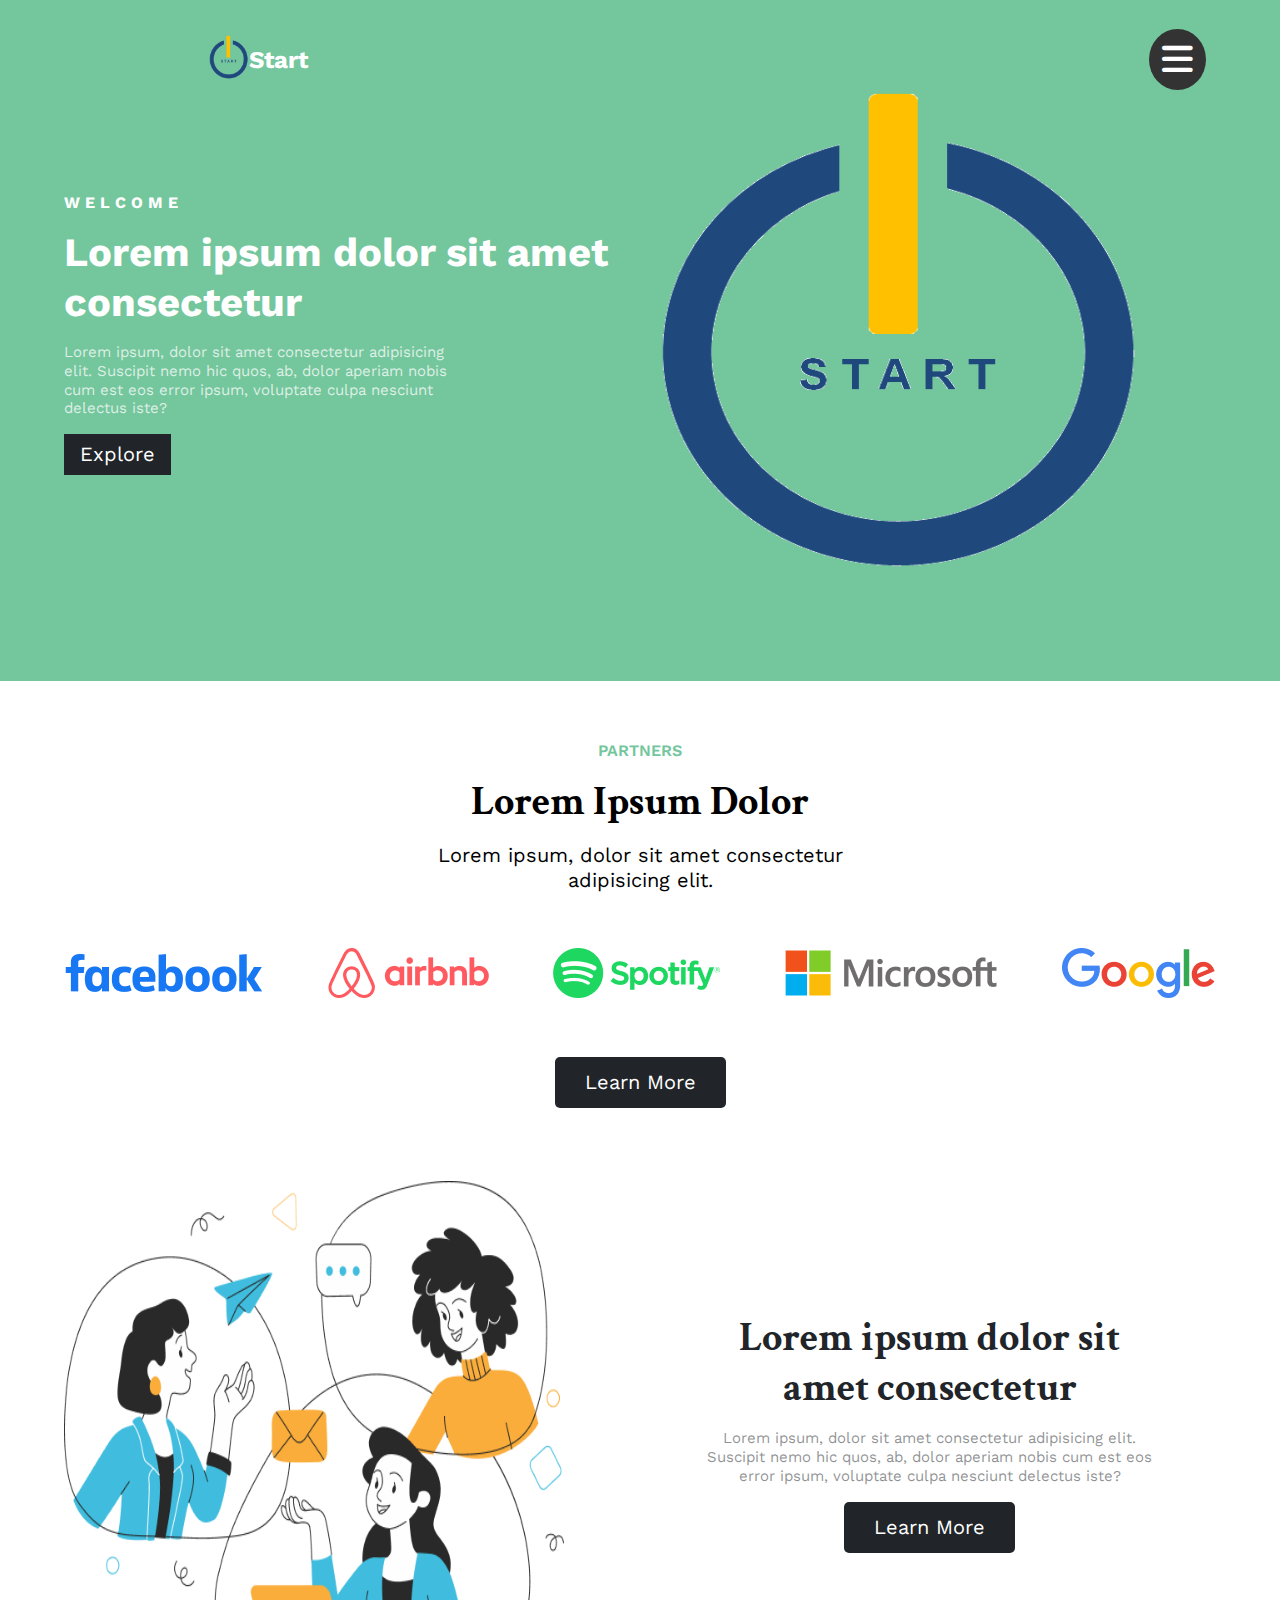
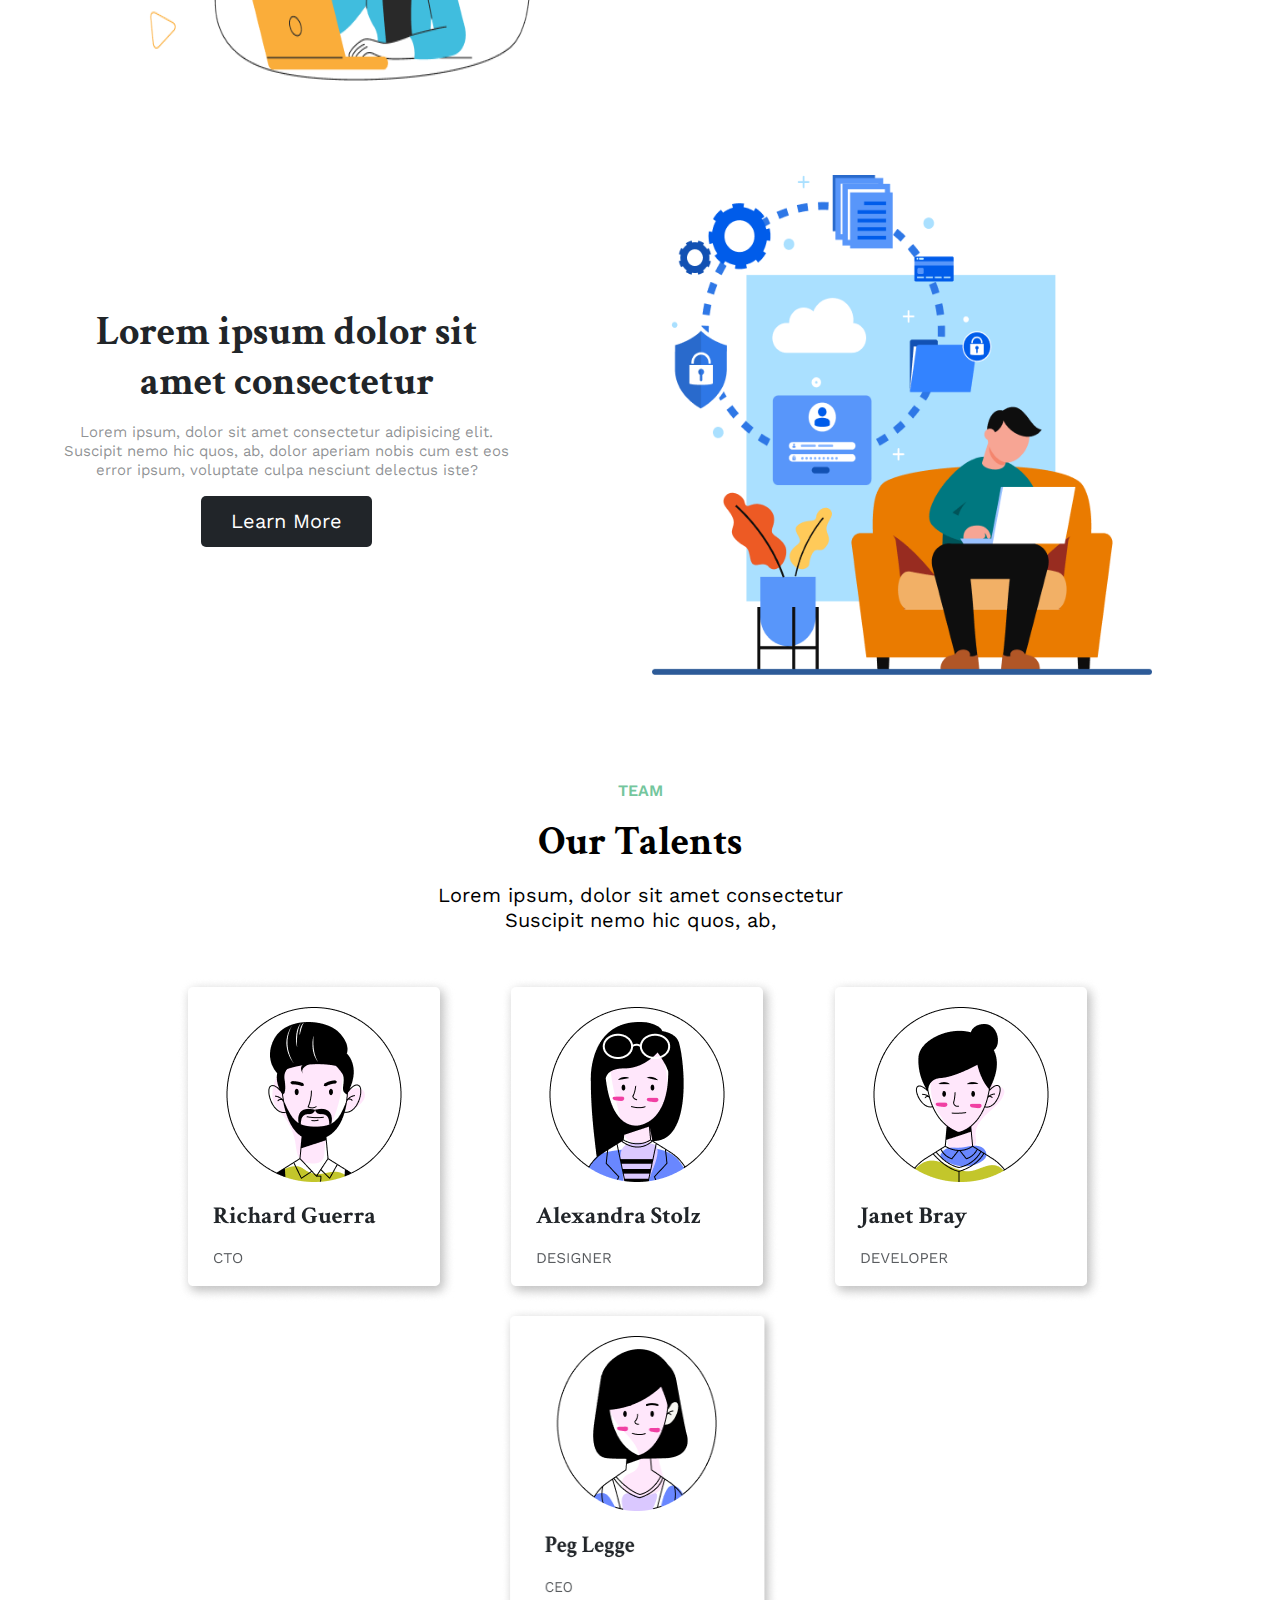
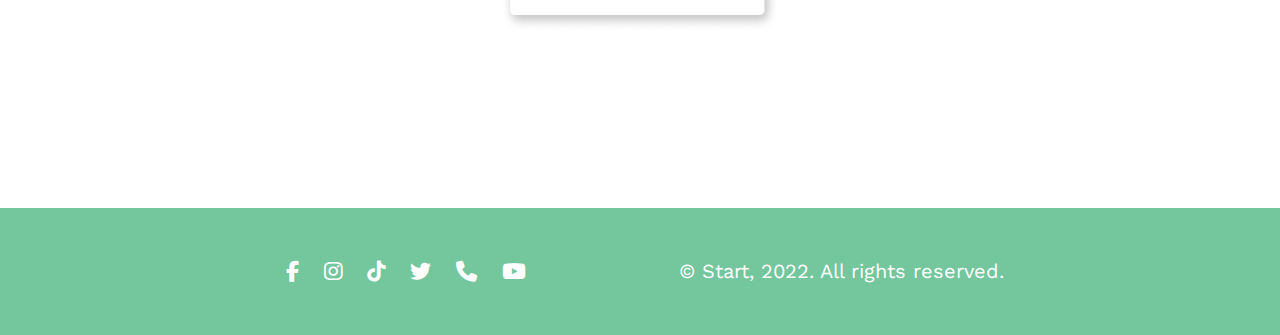
<file: index.html>
<!DOCTYPE html>
<html lang="en">

<head>
    <meta charset="UTF-8">
    <meta http-equiv="X-UA-Compatible" content="IE=edge">
    <meta name="viewport" content="width=device-width, initial-scale=1.0">
    <link rel="stylesheet" href="https://cdnjs.cloudflare.com/ajax/libs/font-awesome/6.0.0/css/all.min.css">
    <link rel="stylesheet" href="https://cdnjs.cloudflare.com/ajax/libs/font-awesome/6.2.1/css/all.min.css">
    <link rel="stylesheet" href="style/style.scss">
    <link rel="stylesheet" href="style/style.css">
    <link rel="stylesheet" href="style/responsive-main.css">
    <title>Web Startup</title>

</head>

<body>
    <div class="wapper">
        <div class="header">
            <div class="header__top flex">
                <i  class="fa-solid fa-bars" id="menu--btn"></i>
                <div class="header__logo flex">
                    <div class="header__logo__img">
                        <img src="img/header__logo.png" width="300px" height="300px" alt="">
                    </div>
                    <div class="header__logo__text">
                        <h2>Start</h2>
                    </div>
                </div>
                <div class="header__menu__sub ">
                    <ul class="header__menu__sub__ul">
                        <li>
                            <a href="./index.html">Home</a>
                        </li>
                        <li>
                            <a href="./protfolio.html">Portfolio</a>
                        </li>
                        <li>
                            <a href="./services.html">Services</a>
                        </li>
                        <li>
                            <a href="./contact.html">Contact</a>
                        </li>
                    </ul>
                </div>
            </div>

            <div class="header__title">
                <div class="header__title__content">
                    <h4>WELCOME</h4>
                    <h3>Lorem ipsum dolor sit amet consectetur </h3>
                    <p>Lorem ipsum, dolor sit amet consectetur adipisicing <br> elit. Suscipit nemo hic quos, ab, dolor aperiam nobis <br> cum est eos error ipsum, voluptate culpa nesciunt <br> delectus iste?</p>
                    <div class="header__logo__title--btn">
                        <a href="">Explore</a>
                    </div>
                </div>
                <div class="header__title__img">
                    <img src="img/header__logo.png" alt="">
                </div>
            </div>
        </div>
        <div class="main">
            <div class="main__partners">
                <div class="main__partners__text">
                    <h4>PARTNERS</h4>
                    <h3>Lorem Ipsum Dolor</h3>
                    <p>Lorem ipsum, dolor sit amet consectetur <br> adipisicing elit.</p>
                </div>
                <div class="main__partners__link flex">
                    <a href=""><img src="img/main__partners__link.png" alt=""></a>
                    <a href=""><img src="img/main__partners__link2.png" alt=""></a>
                    <a href=""><img src="img/main__partners__link3.png" alt=""></a>
                    <a href=""><img src="img/main__partners__link4.png" alt=""></a>
                    <a href=""><img src="img/main__partners__link5.png" alt=""></a>
                </div>
                <div class="main__partners--btn">
                    <a href="">Learn More</a>
                </div>
                <div class="main__partners__content">
                    <div class="main__partners__content__item">
                        <div class="main__partners__content__item__img">
                            <img src="img/main__partners__content__img1.png" alt="">
                        </div>
                        <div class="main__partners__content__item__text">
                            <h3>Lorem ipsum dolor sit <br> amet consectetur </h3>
                            <p>Lorem ipsum, dolor sit amet consectetur adipisicing elit. <br> Suscipit nemo hic quos, ab, dolor aperiam nobis cum est eos <br> error ipsum, voluptate culpa nesciunt delectus iste?</p>
                            <div class="main__partners__content__item--btn">
                                <a href="">Learn More</a>
                            </div>
                        </div>
                    </div>
                    <div class="main__partners__content__item">
                        <div class="main__partners__content__item__text">
                            <h3>Lorem ipsum dolor sit <br> amet consectetur </h3>
                            <p>Lorem ipsum, dolor sit amet consectetur adipisicing elit. <br> Suscipit nemo hic quos, ab, dolor aperiam nobis cum est eos <br> error ipsum, voluptate culpa nesciunt delectus iste?</p>
                            <div class="main__partners__content__item--btn">
                                <a href="">Learn More</a>
                            </div>
                        </div>
                        <div class="main__partners__content__item__img">
                            <img src="img/main__partners__content__img2.png" alt=" ">
                        </div>
                    </div>
                </div>
            </div>
            <div class="main_team">
                <div class="main_team__text">
                    <h4>team</h4>
                    <h3>Our Talents</h3>
                    <p>Lorem ipsum, dolor sit amet consectetur <br>
                        Suscipit nemo hic quos, ab,</p>
                </div>
                <div class="main_list_member flex">
                    <div class="main_member">
                        <img src="./img/main_team_img/Group 29.png" alt="">
                    </div>
                    <div class="main_member">
                        <img src="./img/main_team_img/Group 30.png" alt="">
                    </div>
                    <div class="main_member">
                        <img src="./img/main_team_img/Group 31.png" alt="">
                    </div>
                    <div class="main_member">
                        <img src="./img/main_team_img/Group 32.png"width="278px" height="325px" alt="">
                    </div>
                </div>
                <div class="main_member__btn">
                    <a href="">View Team</a>
                </div>
            </div>            
        </div>
        <div class="footer flex">
            <div class="footer_share">
                <a href=""><i class="fa-brands fa-facebook-f"></i></a>
                <a href=""><i class="fa-brands fa-instagram"></i></a>
                <a href=""><i class="fa-brands fa-tiktok"></i></a>
                <a href=""><i class="fa-brands fa-twitter"></i></a>
                <a href=""><i class="fa-solid fa-phone"></i></a>
                <a href=""><i class="fa-brands fa-youtube"></i></a>
            </div>
            <div class="footer_text">
               <p>&copy; Start, 2022. All rights reserved.</p> 
            </div>
        </div>
    </div>

<script src="./script.js"></script>

</body>

</html>
</file>
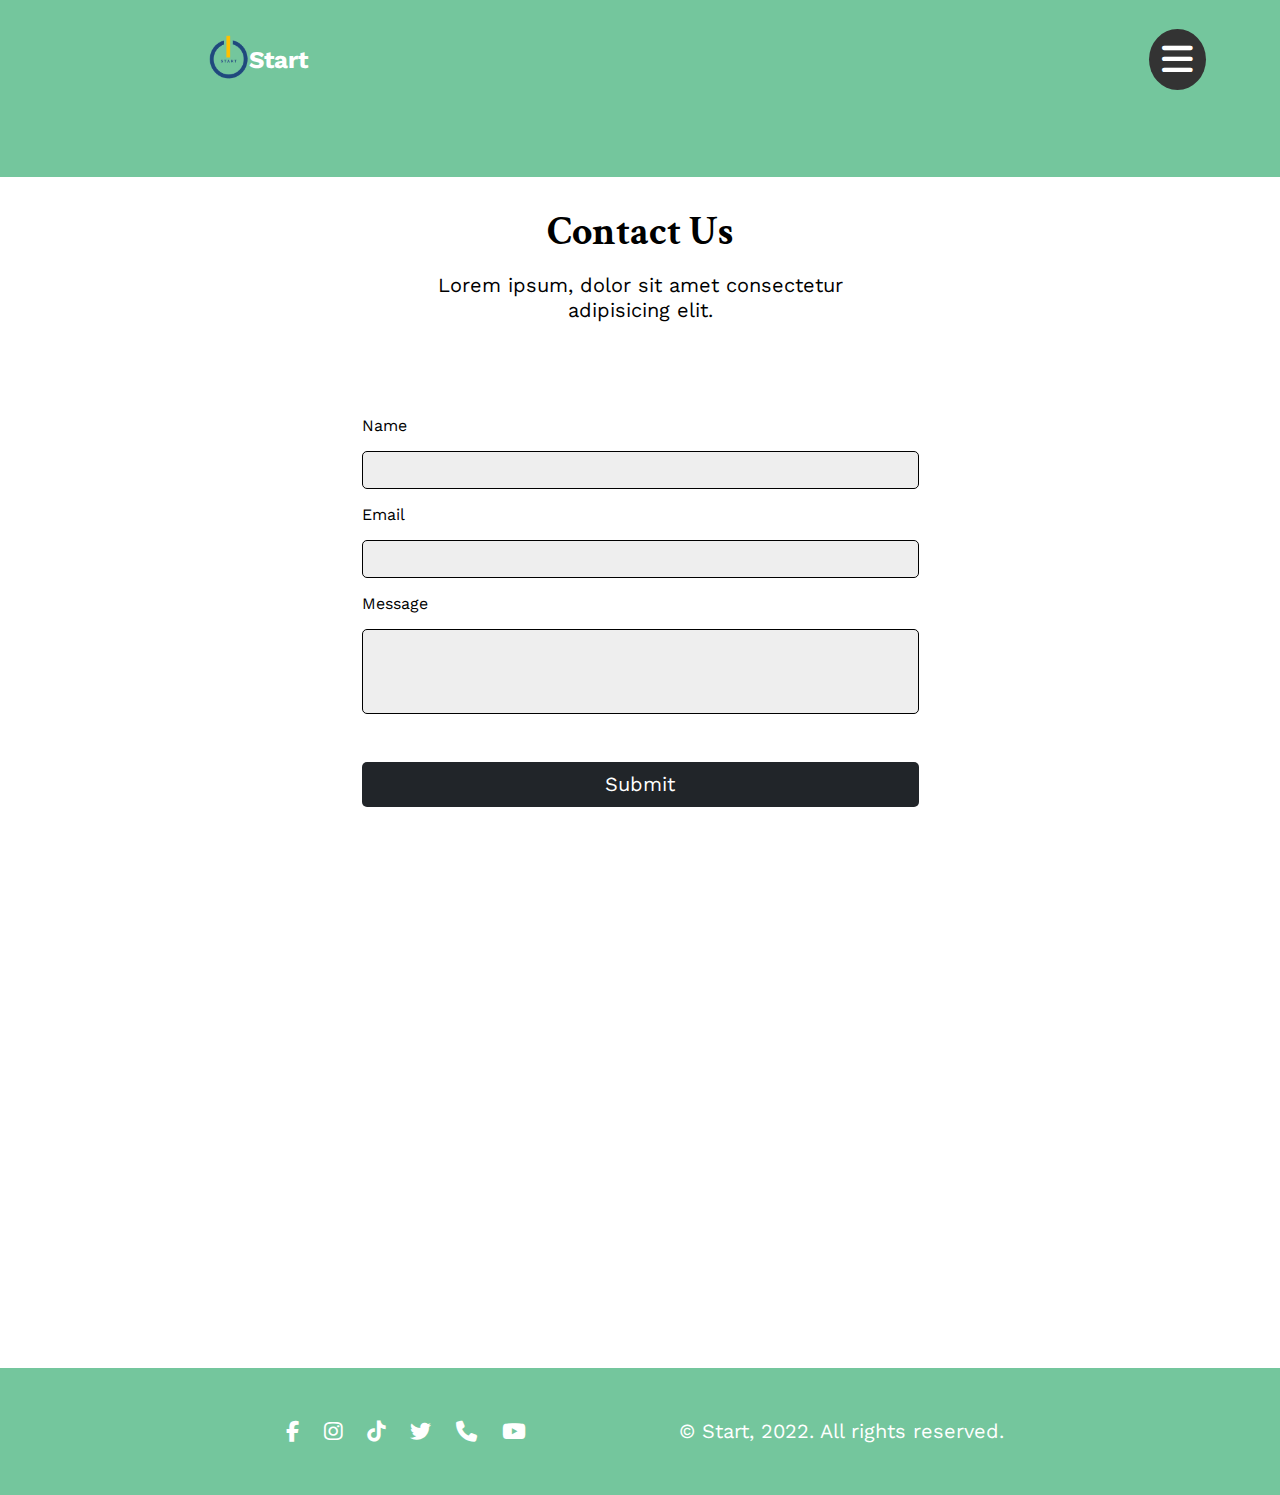
<file: contact.html>
<!DOCTYPE html>
<html lang="en">
<head>
    <meta charset="UTF-8">
    <meta http-equiv="X-UA-Compatible" content="IE=edge">
    <meta name="viewport" content="width=device-width, initial-scale=1.0">
    <link rel="stylesheet" href="https://cdnjs.cloudflare.com/ajax/libs/font-awesome/6.0.0/css/all.min.css">
    <link rel="stylesheet" href="https://cdnjs.cloudflare.com/ajax/libs/font-awesome/6.2.1/css/all.min.css">
    <link rel="stylesheet" href="style/style.css">
    <link rel="stylesheet" href="style/responsive-main.css">
    <title>Contact</title>
</head>
<body>
    <div class="wapper">
        <div class="header">
            <div class="header__top flex">
                <i  class="fa-solid fa-bars" id="menu--btn"></i>
                <div class="header__logo flex">
                    <div class="header__logo__img">
                        <img src="img/header__logo.png" width="300px" height="300px" alt="">
                    </div>
                    <div class="header__logo__text">
                        <h2>Start</h2>
                    </div>
                </div>
                <div class="header__menu__sub ">
                    <ul class="header__menu__sub__ul">
                        <li>
                            <a href="./index.html">Home</a>
                        </li>
                        <li>
                            <a href="./protfolio.html">Portfolio</a>
                        </li>
                        <li>
                            <a href="./services.html">Services</a>
                        </li>
                        <li>
                            <a href="./contact.html">Contact</a>
                        </li>
                    </ul>
                </div>
            </div>

            <!-- <div class="header__title">
                <div class="header__title__content">
                    <h4>WELCOME</h4>
                    <h3>Lorem ipsum dolor sit amet consectetur </h3>
                    <p>Lorem ipsum, dolor sit amet consectetur adipisicing <br> elit. Suscipit nemo hic quos, ab, dolor aperiam nobis <br> cum est eos error ipsum, voluptate culpa nesciunt <br> delectus iste?</p>
                    <div class="header__logo__title--btn">
                        <a href="">Explore</a>
                    </div>
                </div>
                <div class="header__title__img">
                    <img src="../Web_Startup/img/header__banner.png" alt="">
                </div>
            </div> -->
        </div>
        <!-- <div class="main">
            <div class="main__portfolio__text">
                <h4>Works</h4>
                <h3>Portfolio</h3>
                <p>Lorem ipsum, dolor sit amet consectetur <br>
                    adipisicing elit.</p>
            </div>
            <div class="main_content">
                <div class="main_project">
                    <img src="./img/main_portfolio/main_portfolio_img1.png" alt="">
                    <img src="./img/main_portfolio/main_portfolio_img2.png" alt="">
                </div>
                <div class="main_project">
                    <img src="./img/main_portfolio/main_portfolio_img3.png" alt="">
                    <img src="./img/main_portfolio/main_portfolio_img4.png" alt="">
                </div>
                <div class="main_project">
                    <img src="./img/main_portfolio/main_portfolio_img5.png" alt="">
                    <img src="./img/main_portfolio/main_portfolio_img6.png" alt="">
                </div>
                <div class="main_project">
                    <img src="./img/main_portfolio/main_portfolio_img7.png" alt="">
                    <img src="./img/main_portfolio/main_portfolio_img8.png" alt="">
                </div>
                <div class="main__portfolio--btn">
                    <a href="">Learn More</a>
                </div>
            </div> -->
            <!-- <div class="main__partners">
                <div class="main__partners__text">
                    <h4>PARTNERS</h4>
                    <h3>Lorem Ipsum Dolor</h3>
                    <p>Lorem ipsum, dolor sit amet consectetur <br> adipisicing elit.</p>
                </div>
                <div class="main__partners__link flex">
                    <a href=""><img src="../Web_Startup/img/main__partners__link.png" alt=""></a>
                    <a href=""><img src="../Web_Startup/img/main__partners__link2.png" alt=""></a>
                    <a href=""><img src="../Web_Startup/img/main__partners__link3.png" alt=""></a>
                    <a href=""><img src="../Web_Startup/img/main__partners__link4.png" alt=""></a>
                    <a href=""><img src="../Web_Startup/img/main__partners__link5.png" alt=""></a>
                </div>
                <div class="main__partners--btn">
                    <a href="">Learn More</a>
                </div>
                <div class="main__partners__content">
                    <div class="main__partners__content__item">
                        <div class="main__partners__content__item__img">
                            <img src="../Web_Startup/img/main__partners__content__img1.png" alt="">
                        </div>
                        <div class="main__partners__content__item__text">
                            <h3>Lorem ipsum dolor sit <br> amet consectetur </h3>
                            <p>Lorem ipsum, dolor sit amet consectetur adipisicing elit. <br> Suscipit nemo hic quos, ab, dolor aperiam nobis cum est eos <br> error ipsum, voluptate culpa nesciunt delectus iste?</p>
                            <div class="main__partners__content__item--btn">
                                <a href="">Learn More</a>
                            </div>
                        </div>
                    </div>
                    <div class="main__partners__content__item">
                        <div class="main__partners__content__item__text">
                            <h3>Lorem ipsum dolor sit <br> amet consectetur </h3>
                            <p>Lorem ipsum, dolor sit amet consectetur adipisicing elit. <br> Suscipit nemo hic quos, ab, dolor aperiam nobis cum est eos <br> error ipsum, voluptate culpa nesciunt delectus iste?</p>
                            <div class="main__partners__content__item--btn">
                                <a href="">Learn More</a>
                            </div>
                        </div>
                        <div class="main__partners__content__item__img">
                            <img src="../Web_Startup/img/main__partners__content__img2.png" alt=" ">
                        </div>
                    </div>
                </div>
            </div>
            <div class="main_team">
                <div class="main_team__text">
                    <h4>team</h4>
                    <h3>Our Talents</h3>
                    <p>Lorem ipsum, dolor sit amet consectetur <br>
                        Suscipit nemo hic quos, ab,</p>
                </div>
                <div class="main_list_member flex">
                    <div class="main_member">
                        <img src="./img/main_team_img/Group 29.png" alt="">
                    </div>
                    <div class="main_member">
                        <img src="./img/main_team_img/Group 30.png" alt="">
                    </div>
                    <div class="main_member">
                        <img src="./img/main_team_img/Group 31.png" alt="">
                    </div>
                    <div class="main_member">
                        <img src="./img/main_team_img/Group 32.png"width="278px" height="325px" alt="">
                    </div>
                </div>
                <div class="main_member__btn">
                    <a href="">View Team</a>
                </div>
            </div>  -->          
        <!-- </div> 
        <div class="main">
            <div class="main__services__text">
                <h4>Plans</h4>
                <h3>Our Services</h3>
                <p>Lorem ipsum, dolor sit amet consectetur <br>
                    adipisicing elit.</p>
            </div>
            <div class="main__services__price">
                <div class="services__price">
                    <h5>Basic</h5>
                    <p><span>$100</span> /month</p>
                    <p>Lorem ipsum, dolor sit amet <br>
                         consectetur adipisicing elit. Suscipit <br>
                          nemo hic quos, ab, dolor aperiam</p>
                    <div class="services__check">
                        <p><i class="fa-solid fa-check"></i>   Lorem ipsum, dolor sit </p>
                        <p><i class="fa-solid fa-check"></i>   Lorem ipsum, dolor sit </p>
                        <p><i class="fa-solid fa-check"></i>   Lorem ipsum, dolor sit </p>
                        <p><i class="fa-solid fa-check"></i>   Lorem ipsum, dolor sit </p>
                        <p><i class="fa-solid fa-check"></i>   Lorem ipsum, dolor sit </p>
                    </div>
                    <div class="services__price--btn">
                        <a href="">Learn More</a>
                    </div>
                </div>
                <div class="services__price">
                    <h5>Basic</h5>
                    <p><span>$100</span> /month</p>
                    <p>Lorem ipsum, dolor sit amet <br>
                         consectetur adipisicing elit. Suscipit <br>
                          nemo hic quos, ab, dolor aperiam</p>
                    <div class="services__check">
                        <p><i class="fa-solid fa-check"></i>   Lorem ipsum, dolor sit </p>
                        <p><i class="fa-solid fa-check"></i>   Lorem ipsum, dolor sit </p>
                        <p><i class="fa-solid fa-check"></i>   Lorem ipsum, dolor sit </p>
                        <p><i class="fa-solid fa-check"></i>   Lorem ipsum, dolor sit </p>
                        <p><i class="fa-solid fa-check"></i>   Lorem ipsum, dolor sit </p>
                    </div>
                    <div class="services__price--btn">
                        <a href="">Learn More</a>
                    </div>
                </div>
                <div class="services__price">
                    <h5>Basic</h5>
                    <p><span>$100</span> /month</p>
                    <p>Lorem ipsum, dolor sit amet <br>
                         consectetur adipisicing elit. Suscipit <br>
                          nemo hic quos, ab, dolor aperiam</p>
                    <div class="services__check">
                        <p><i class="fa-solid fa-check"></i>   Lorem ipsum, dolor sit </p>
                        <p><i class="fa-solid fa-check"></i>   Lorem ipsum, dolor sit </p>
                        <p><i class="fa-solid fa-check"></i>   Lorem ipsum, dolor sit </p>
                        <p><i class="fa-solid fa-check"></i>   Lorem ipsum, dolor sit </p>
                        <p><i class="fa-solid fa-check"></i>   Lorem ipsum, dolor sit </p>
                    </div>
                    <div class="services__price--btn">
                        <a href="">Learn More</a>
                    </div>
                </div>
            </div>
        </div> -->
        <div class="main">
            <div class="main__contact__text">
                <h3>Contact Us</h3>
                <p>Lorem ipsum, dolor sit amet consectetur <br>
                    adipisicing elit.</p>
            </div>
            <div class="main__form flex">
                <form action="" class="form_contact">
                    <label for="">Name</label>
                    <input type="text" name="" id="name" placeholder="">
                    <label for="">Email</label>
                    <input type="email" name="" id="email" placeholder="">
                    <label for="">Message</label>
                    <input type="text" name="" id="message" placeholder="">
                    <div class="form_contact--btn">
                        <a href="">Submit</a>
                    </div>
                </form>
                <div class="main__map">
                    <iframe src="https://www.google.com/maps/embed?pb=!1m18!1m12!1m3!1d29797.245005459514!2d105.76307408623342!3d21.00643715465633!2m3!1f0!2f0!3f0!3m2!1i1024!2i768!4f13.1!3m3!1m2!1s0x3134535103d68d8d%3A0x12421609bea07753!2zTeG7hSBUcsOsLCBIw6AgTuG7mWksIFZp4buHdCBOYW0!5e0!3m2!1svi!2s!4v1673364890220!5m2!1svi!2s" width="575" height="384" style="border:0;" allowfullscreen="" loading="lazy" referrerpolicy="no-referrer-when-downgrade"></iframe>
                </div>
            </div>  
        </div>


        <div class="footer flex">
            <div class="footer_share">
                <a href=""><i class="fa-brands fa-facebook-f"></i></a>
                <a href=""><i class="fa-brands fa-instagram"></i></a>
                <a href=""><i class="fa-brands fa-tiktok"></i></a>
                <a href=""><i class="fa-brands fa-twitter"></i></a>
                <a href=""><i class="fa-solid fa-phone"></i></a>
                <a href=""><i class="fa-brands fa-youtube"></i></a>
            </div>
            <div class="footer_text">
               <p>&copy; Start, 2022. All rights reserved.</p> 
            </div>
        </div>
    </div>
    <script src="./script.js"></script>
</body>
</html>
</file>
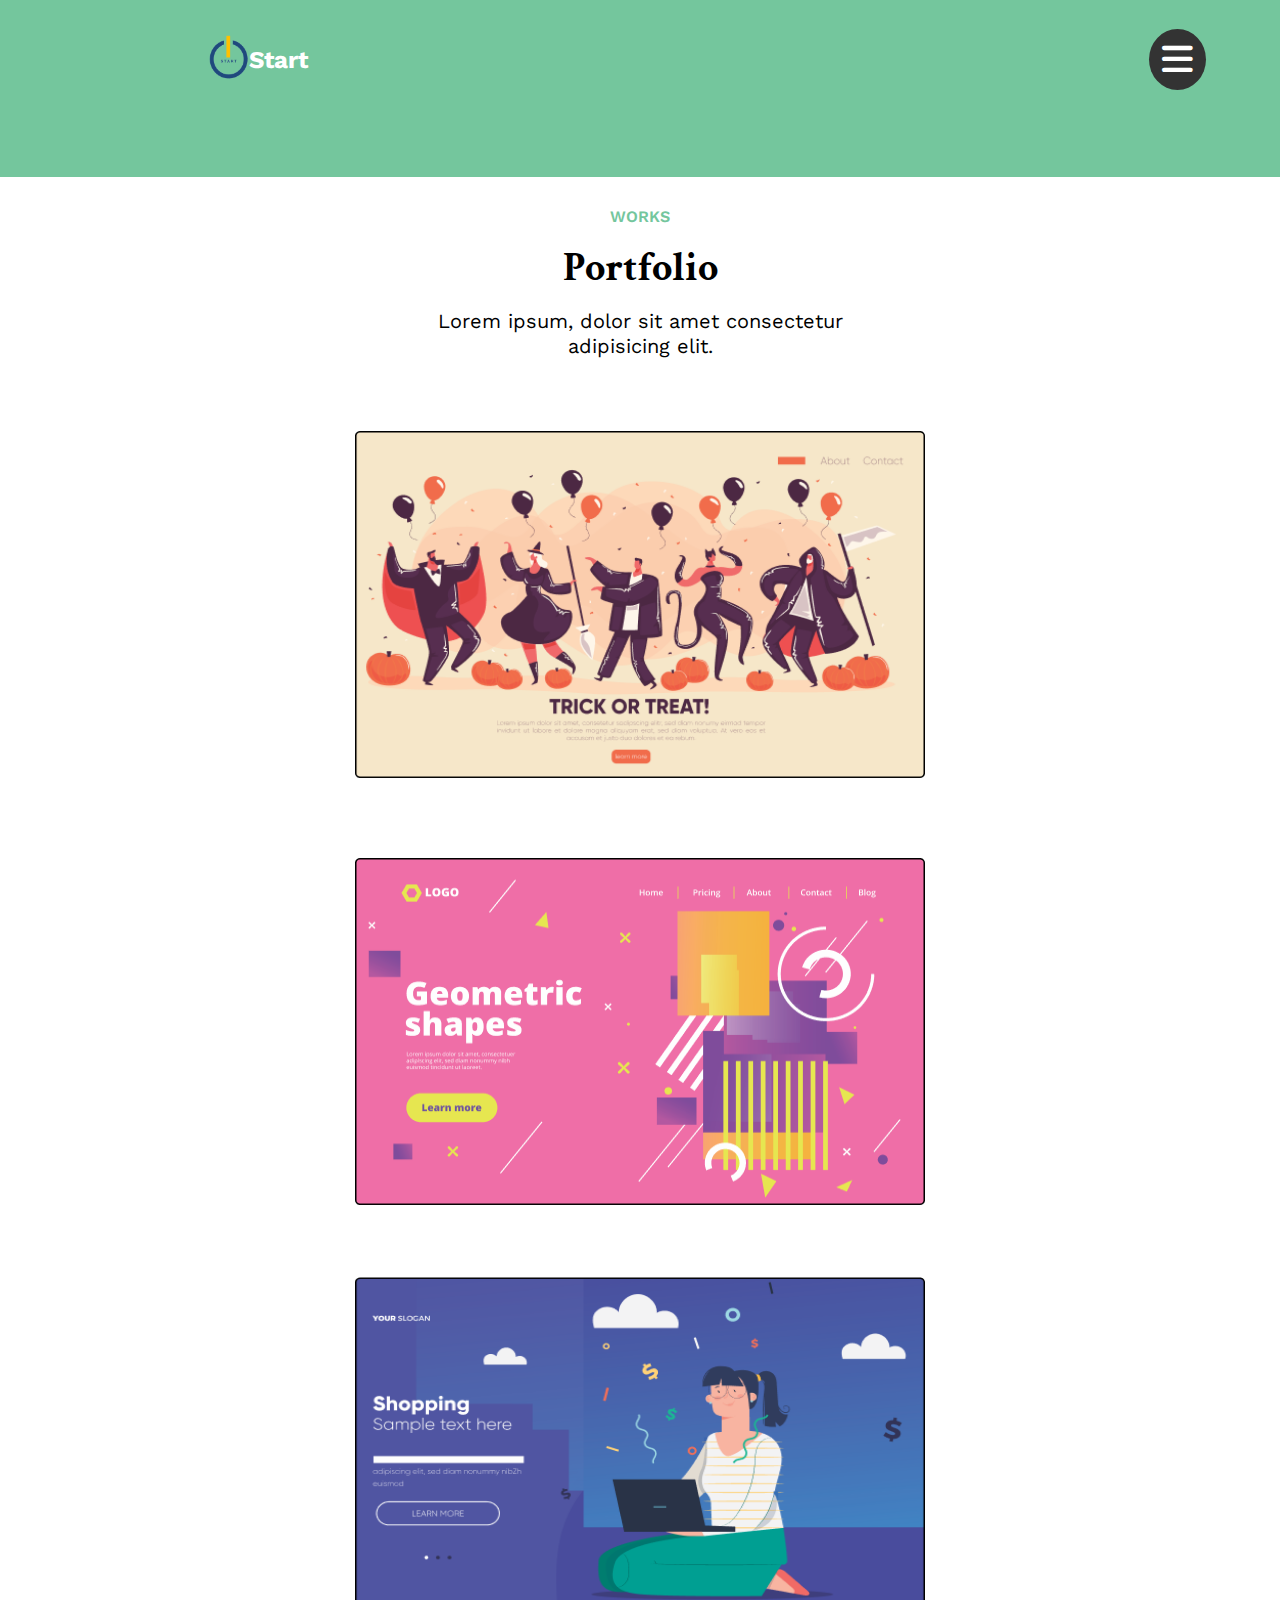
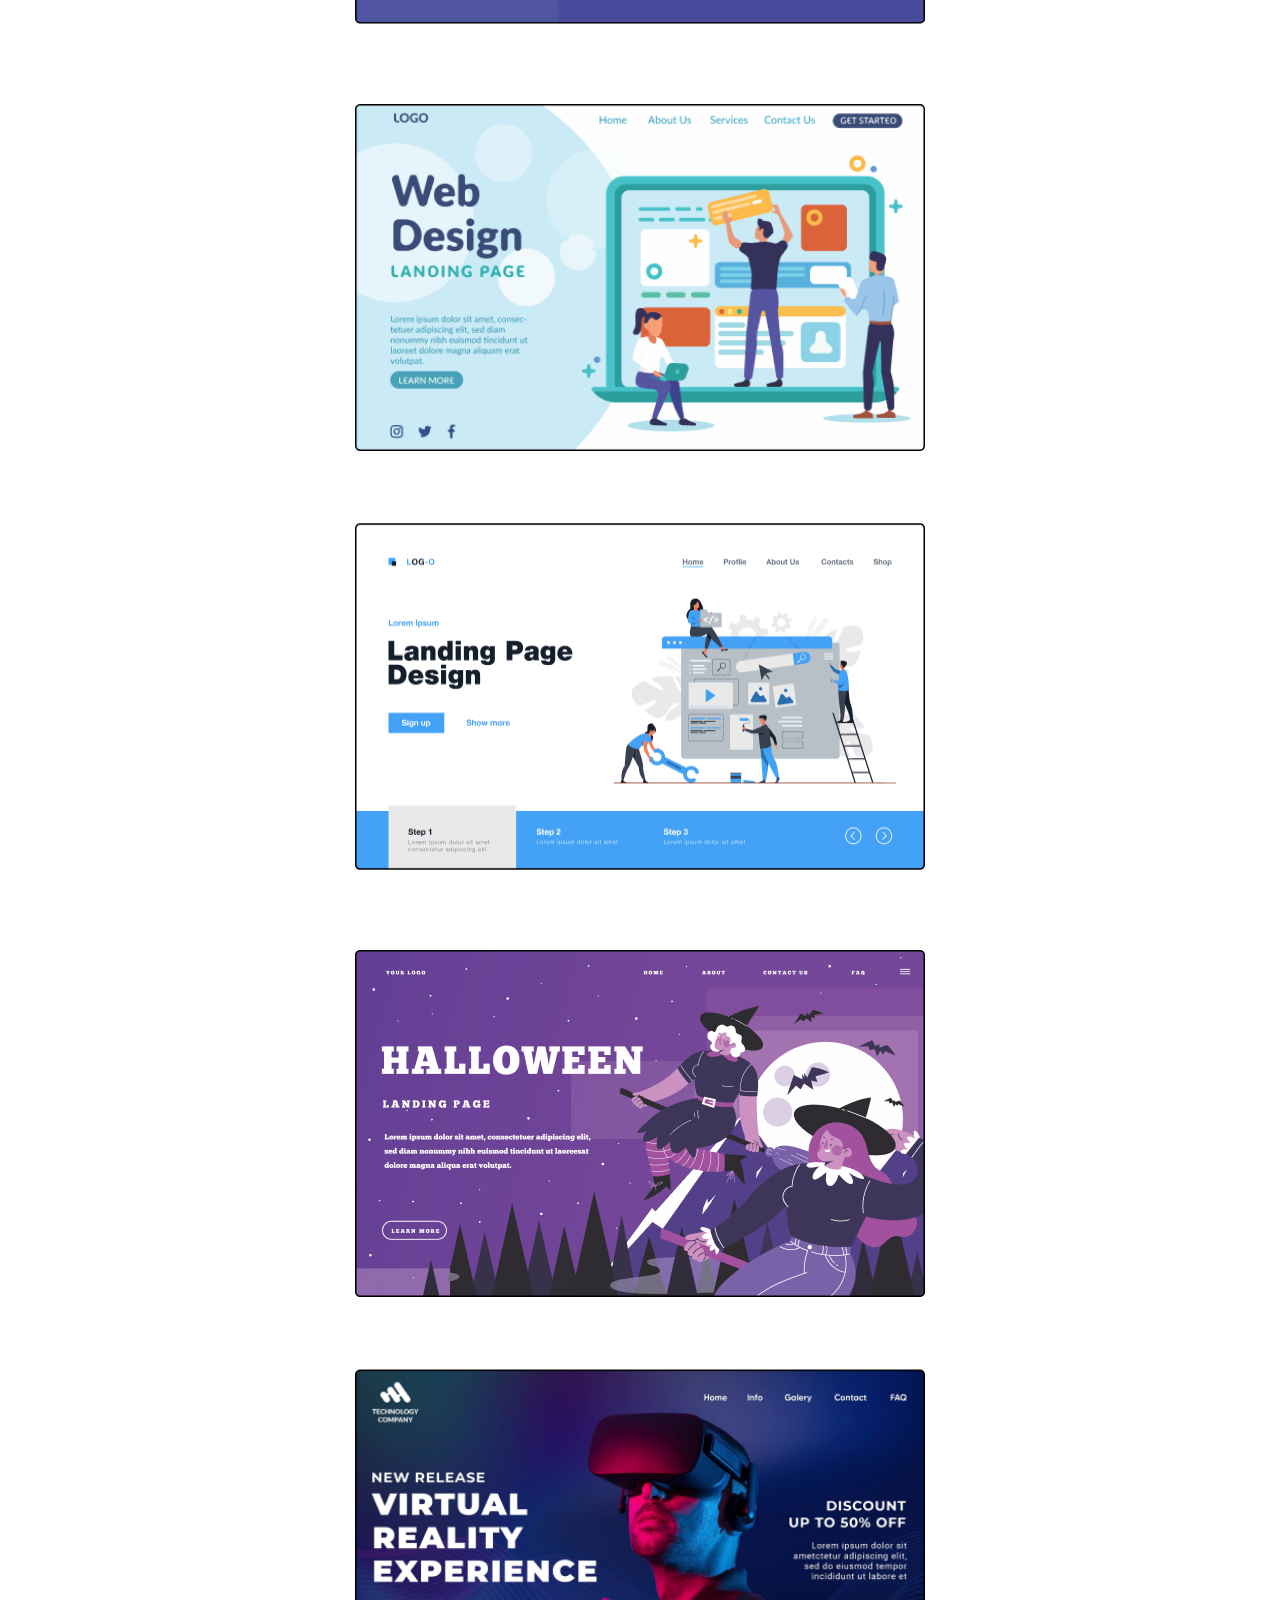
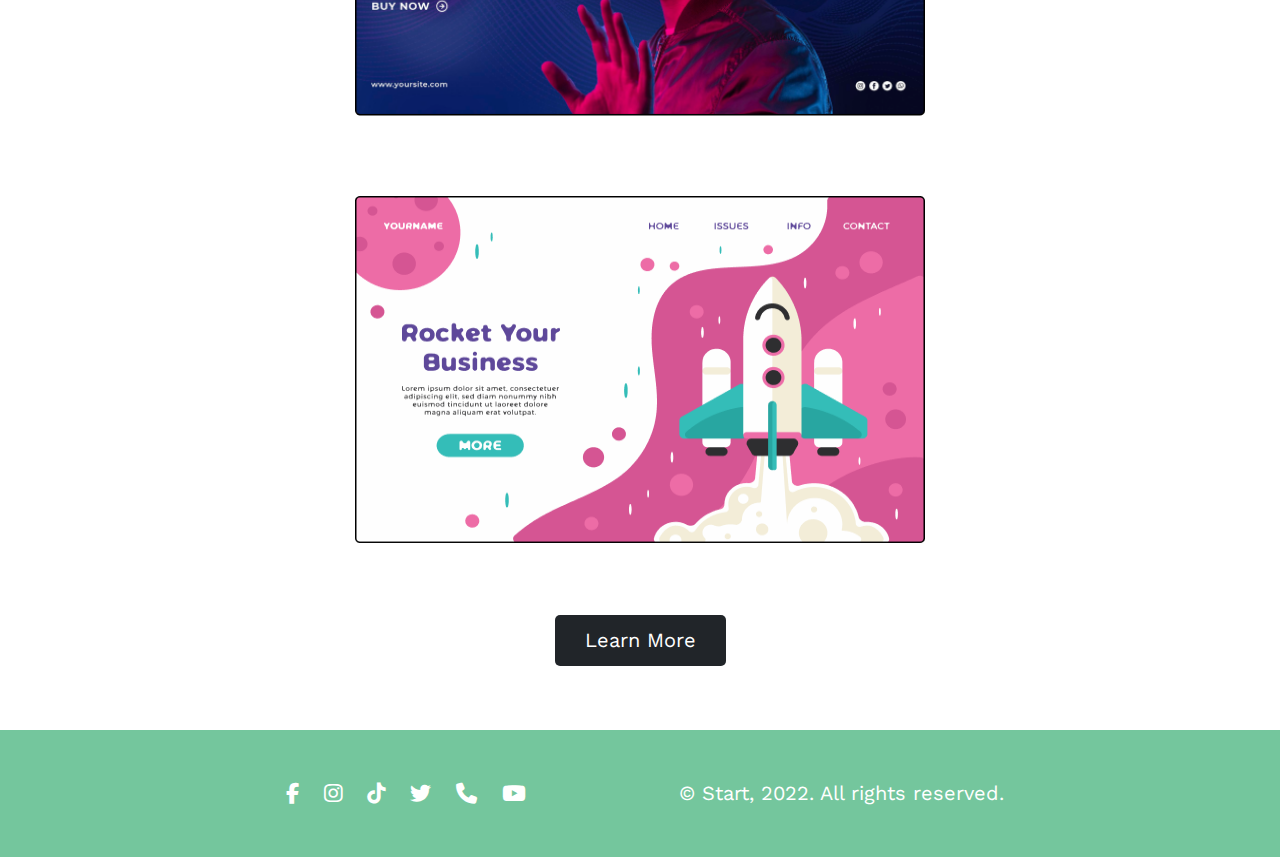
<file: protfolio.html>
<!DOCTYPE html>
<html lang="en">
<head>
    <meta charset="UTF-8">
    <meta http-equiv="X-UA-Compatible" content="IE=edge">
    <meta name="viewport" content="width=device-width, initial-scale=1.0">
    <link rel="stylesheet" href="https://cdnjs.cloudflare.com/ajax/libs/font-awesome/6.0.0/css/all.min.css">
    <link rel="stylesheet" href="https://cdnjs.cloudflare.com/ajax/libs/font-awesome/6.2.1/css/all.min.css">
    <link rel="stylesheet" href="style/style.css">
    <link rel="stylesheet" href="style/responsive-main.css">
    <title>Portfolio</title>
</head>
<body>
    <div class="wapper">
        <div class="header">
            <div class="header__top flex">
                <i  class="fa-solid fa-bars" id="menu--btn"></i>
                <div class="header__logo flex">
                    <div class="header__logo__img">
                        <img src="img/header__logo.png" width="300px" height="300px" alt="">
                    </div>
                    <div class="header__logo__text">
                        <h2>Start</h2>
                    </div>
                </div>
                <div class="header__menu__sub ">
                    <ul class="header__menu__sub__ul">
                        <li>
                            <a href="./index.html">Home</a>
                        </li>
                        <li>
                            <a href="./protfolio.html">Portfolio</a>
                        </li>
                        <li>
                            <a href="./services.html">Services</a>
                        </li>
                        <li>
                            <a href="./contact.html">Contact</a>
                        </li>
                    </ul>
                </div>
            </div>

            <!-- <div class="header__title">
                <div class="header__title__content">
                    <h4>WELCOME</h4>
                    <h3>Lorem ipsum dolor sit amet consectetur </h3>
                    <p>Lorem ipsum, dolor sit amet consectetur adipisicing <br> elit. Suscipit nemo hic quos, ab, dolor aperiam nobis <br> cum est eos error ipsum, voluptate culpa nesciunt <br> delectus iste?</p>
                    <div class="header__logo__title--btn">
                        <a href="">Explore</a>
                    </div>
                </div>
                <div class="header__title__img">
                    <img src="../Web_Startup/img/header__banner.png" alt="">
                </div>
            </div> -->
        </div>
        <div class="main">
            <div class="main__portfolio__text">
                <h4>Works</h4>
                <h3>Portfolio</h3>
                <p>Lorem ipsum, dolor sit amet consectetur <br>
                    adipisicing elit.</p>
            </div>
            <div class="main_content">
                <div class="main_project flex">
                    <img src="./img/main_portfolio/main_portfolio_img1.png" alt="">
                    <img src="./img/main_portfolio/main_portfolio_img2.png" alt="">
                </div>
                <div class="main_project flex">
                    <img src="./img/main_portfolio/main_portfolio_img3.png" alt="">
                    <img src="./img/main_portfolio/main_portfolio_img4.png" alt="">
                </div>
                <div class="main_project flex">
                    <img src="./img/main_portfolio/main_portfolio_img5.png" alt="">
                    <img src="./img/main_portfolio/main_portfolio_img6.png" alt="">
                </div>
                <div class="main_project flex">
                    <img src="./img/main_portfolio/main_portfolio_img7.png" alt="">
                    <img src="./img/main_portfolio/main_portfolio_img8.png" alt="">
                </div>
                <div class="main__portfolio--btn">
                    <a href="">Learn More</a>
                </div>
            </div>
            <!-- <div class="main__partners">
                <div class="main__partners__text">
                    <h4>PARTNERS</h4>
                    <h3>Lorem Ipsum Dolor</h3>
                    <p>Lorem ipsum, dolor sit amet consectetur <br> adipisicing elit.</p>
                </div>
                <div class="main__partners__link flex">
                    <a href=""><img src="../Web_Startup/img/main__partners__link.png" alt=""></a>
                    <a href=""><img src="../Web_Startup/img/main__partners__link2.png" alt=""></a>
                    <a href=""><img src="../Web_Startup/img/main__partners__link3.png" alt=""></a>
                    <a href=""><img src="../Web_Startup/img/main__partners__link4.png" alt=""></a>
                    <a href=""><img src="../Web_Startup/img/main__partners__link5.png" alt=""></a>
                </div>
                <div class="main__partners--btn">
                    <a href="">Learn More</a>
                </div>
                <div class="main__partners__content">
                    <div class="main__partners__content__item">
                        <div class="main__partners__content__item__img">
                            <img src="../Web_Startup/img/main__partners__content__img1.png" alt="">
                        </div>
                        <div class="main__partners__content__item__text">
                            <h3>Lorem ipsum dolor sit <br> amet consectetur </h3>
                            <p>Lorem ipsum, dolor sit amet consectetur adipisicing elit. <br> Suscipit nemo hic quos, ab, dolor aperiam nobis cum est eos <br> error ipsum, voluptate culpa nesciunt delectus iste?</p>
                            <div class="main__partners__content__item--btn">
                                <a href="">Learn More</a>
                            </div>
                        </div>
                    </div>
                    <div class="main__partners__content__item">
                        <div class="main__partners__content__item__text">
                            <h3>Lorem ipsum dolor sit <br> amet consectetur </h3>
                            <p>Lorem ipsum, dolor sit amet consectetur adipisicing elit. <br> Suscipit nemo hic quos, ab, dolor aperiam nobis cum est eos <br> error ipsum, voluptate culpa nesciunt delectus iste?</p>
                            <div class="main__partners__content__item--btn">
                                <a href="">Learn More</a>
                            </div>
                        </div>
                        <div class="main__partners__content__item__img">
                            <img src="../Web_Startup/img/main__partners__content__img2.png" alt=" ">
                        </div>
                    </div>
                </div>
            </div>
            <div class="main_team">
                <div class="main_team__text">
                    <h4>team</h4>
                    <h3>Our Talents</h3>
                    <p>Lorem ipsum, dolor sit amet consectetur <br>
                        Suscipit nemo hic quos, ab,</p>
                </div>
                <div class="main_list_member flex">
                    <div class="main_member">
                        <img src="./img/main_team_img/Group 29.png" alt="">
                    </div>
                    <div class="main_member">
                        <img src="./img/main_team_img/Group 30.png" alt="">
                    </div>
                    <div class="main_member">
                        <img src="./img/main_team_img/Group 31.png" alt="">
                    </div>
                    <div class="main_member">
                        <img src="./img/main_team_img/Group 32.png"width="278px" height="325px" alt="">
                    </div>
                </div>
                <div class="main_member__btn">
                    <a href="">View Team</a>
                </div>
            </div>  -->          
        </div> 
        <div class="footer flex">
            <div class="footer_share">
                <a href=""><i class="fa-brands fa-facebook-f"></i></a>
                <a href=""><i class="fa-brands fa-instagram"></i></a>
                <a href=""><i class="fa-brands fa-tiktok"></i></a>
                <a href=""><i class="fa-brands fa-twitter"></i></a>
                <a href=""><i class="fa-solid fa-phone"></i></a>
                <a href=""><i class="fa-brands fa-youtube"></i></a>
            </div>
            <div class="footer_text">
               <p>&copy; Start, 2022. All rights reserved.</p> 
            </div>
        </div>
    </div>
    <script src="./script.js"></script>
</body>
</html>
</file>
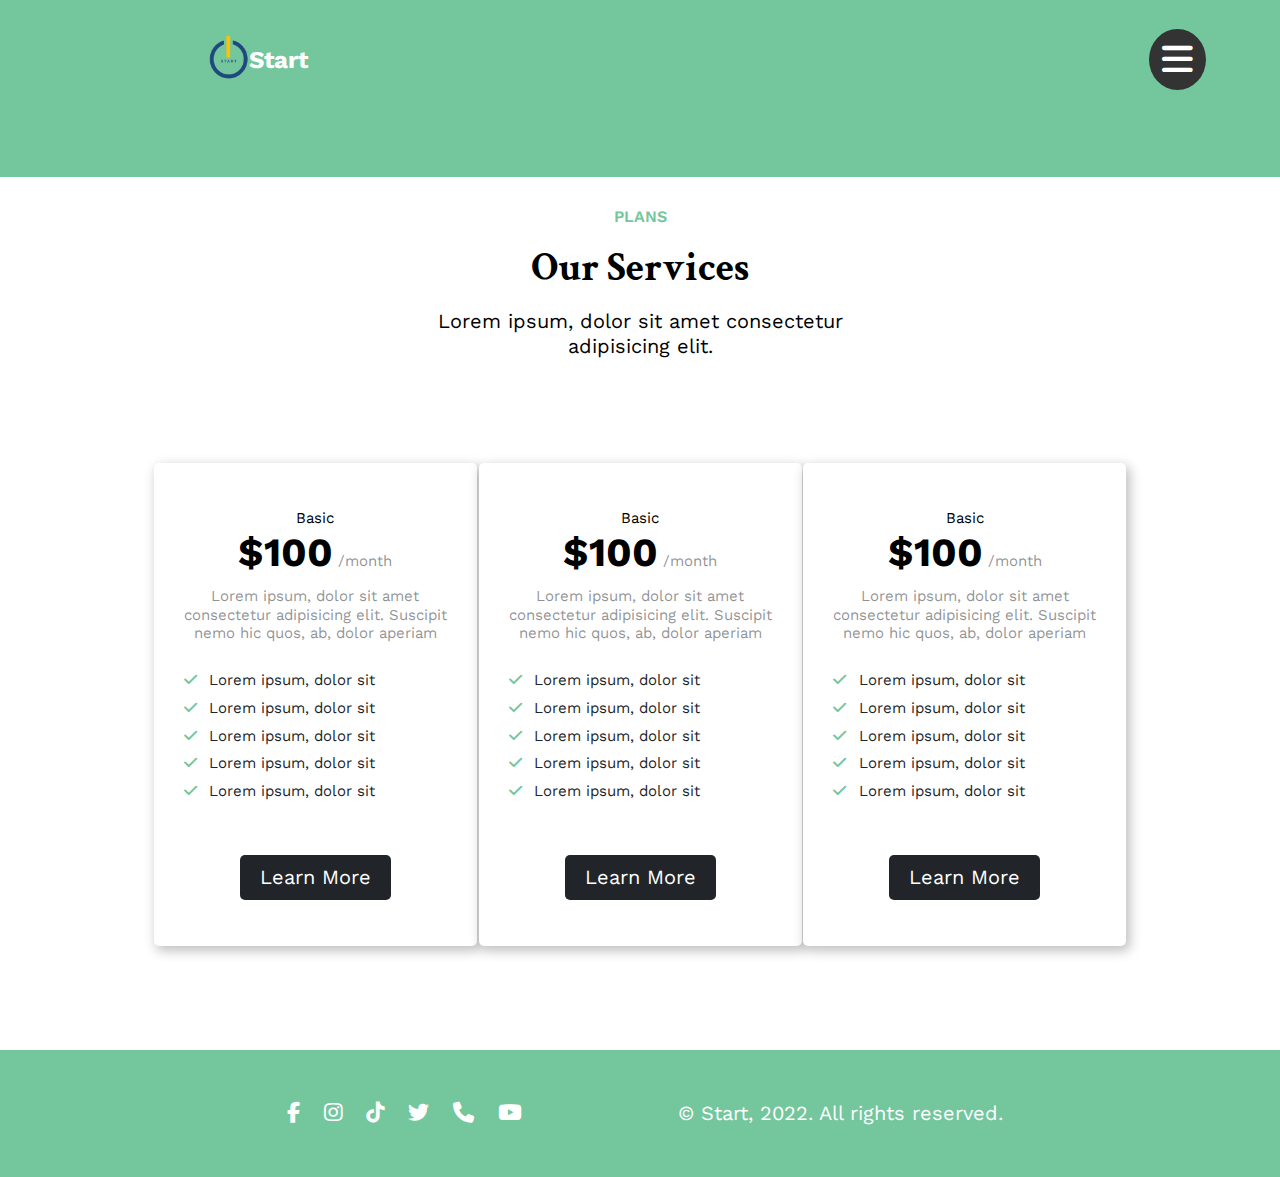
<file: services.html>
<!DOCTYPE html>
<html lang="en">
<head>
    <meta charset="UTF-8">
    <meta http-equiv="X-UA-Compatible" content="IE=edge">
    <meta name="viewport" content="width=device-width, initial-scale=1.0">
    <link rel="stylesheet" href="https://cdnjs.cloudflare.com/ajax/libs/font-awesome/6.0.0/css/all.min.css">
    <link rel="stylesheet" href="https://cdnjs.cloudflare.com/ajax/libs/font-awesome/6.2.1/css/all.min.css">
    <link rel="stylesheet" href="style/style.css">
    <link rel="stylesheet" href="style/responsive-main.css">
    <title>Services</title>
</head>
<body>
    <div class="wapper">
        <div class="header">
            <div class="header__top flex">
                <i  class="fa-solid fa-bars" id="menu--btn"></i>
                <div class="header__logo flex">
                    <div class="header__logo__img">
                        <img src="img/header__logo.png" width="300px" height="300px" alt="">
                    </div>
                    <div class="header__logo__text">
                        <h2>Start</h2>
                    </div>
                </div>
                <div class="header__menu__sub ">
                    <ul class="header__menu__sub__ul">
                        <li>
                            <a href="./index.html">Home</a>
                        </li>
                        <li>
                            <a href="./protfolio.html">Portfolio</a>
                        </li>
                        <li>
                            <a href="./services.html">Services</a>
                        </li>
                        <li>
                            <a href="./contact.html">Contact</a>
                        </li>
                    </ul>
                </div>
            </div>

            <!-- <div class="header__title">
                <div class="header__title__content">
                    <h4>WELCOME</h4>
                    <h3>Lorem ipsum dolor sit amet consectetur </h3>
                    <p>Lorem ipsum, dolor sit amet consectetur adipisicing <br> elit. Suscipit nemo hic quos, ab, dolor aperiam nobis <br> cum est eos error ipsum, voluptate culpa nesciunt <br> delectus iste?</p>
                    <div class="header__logo__title--btn">
                        <a href="">Explore</a>
                    </div>
                </div>
                <div class="header__title__img">
                    <img src="../Web_Startup/img/header__banner.png" alt="">
                </div>
            </div> -->
        </div>
        <!-- <div class="main">
            <div class="main__portfolio__text">
                <h4>Works</h4>
                <h3>Portfolio</h3>
                <p>Lorem ipsum, dolor sit amet consectetur <br>
                    adipisicing elit.</p>
            </div>
            <div class="main_content">
                <div class="main_project">
                    <img src="./img/main_portfolio/main_portfolio_img1.png" alt="">
                    <img src="./img/main_portfolio/main_portfolio_img2.png" alt="">
                </div>
                <div class="main_project">
                    <img src="./img/main_portfolio/main_portfolio_img3.png" alt="">
                    <img src="./img/main_portfolio/main_portfolio_img4.png" alt="">
                </div>
                <div class="main_project">
                    <img src="./img/main_portfolio/main_portfolio_img5.png" alt="">
                    <img src="./img/main_portfolio/main_portfolio_img6.png" alt="">
                </div>
                <div class="main_project">
                    <img src="./img/main_portfolio/main_portfolio_img7.png" alt="">
                    <img src="./img/main_portfolio/main_portfolio_img8.png" alt="">
                </div>
                <div class="main__portfolio--btn">
                    <a href="">Learn More</a>
                </div>
            </div> -->
            <!-- <div class="main__partners">
                <div class="main__partners__text">
                    <h4>PARTNERS</h4>
                    <h3>Lorem Ipsum Dolor</h3>
                    <p>Lorem ipsum, dolor sit amet consectetur <br> adipisicing elit.</p>
                </div>
                <div class="main__partners__link flex">
                    <a href=""><img src="../Web_Startup/img/main__partners__link.png" alt=""></a>
                    <a href=""><img src="../Web_Startup/img/main__partners__link2.png" alt=""></a>
                    <a href=""><img src="../Web_Startup/img/main__partners__link3.png" alt=""></a>
                    <a href=""><img src="../Web_Startup/img/main__partners__link4.png" alt=""></a>
                    <a href=""><img src="../Web_Startup/img/main__partners__link5.png" alt=""></a>
                </div>
                <div class="main__partners--btn">
                    <a href="">Learn More</a>
                </div>
                <div class="main__partners__content">
                    <div class="main__partners__content__item">
                        <div class="main__partners__content__item__img">
                            <img src="../Web_Startup/img/main__partners__content__img1.png" alt="">
                        </div>
                        <div class="main__partners__content__item__text">
                            <h3>Lorem ipsum dolor sit <br> amet consectetur </h3>
                            <p>Lorem ipsum, dolor sit amet consectetur adipisicing elit. <br> Suscipit nemo hic quos, ab, dolor aperiam nobis cum est eos <br> error ipsum, voluptate culpa nesciunt delectus iste?</p>
                            <div class="main__partners__content__item--btn">
                                <a href="">Learn More</a>
                            </div>
                        </div>
                    </div>
                    <div class="main__partners__content__item">
                        <div class="main__partners__content__item__text">
                            <h3>Lorem ipsum dolor sit <br> amet consectetur </h3>
                            <p>Lorem ipsum, dolor sit amet consectetur adipisicing elit. <br> Suscipit nemo hic quos, ab, dolor aperiam nobis cum est eos <br> error ipsum, voluptate culpa nesciunt delectus iste?</p>
                            <div class="main__partners__content__item--btn">
                                <a href="">Learn More</a>
                            </div>
                        </div>
                        <div class="main__partners__content__item__img">
                            <img src="../Web_Startup/img/main__partners__content__img2.png" alt=" ">
                        </div>
                    </div>
                </div>
            </div>
            <div class="main_team">
                <div class="main_team__text">
                    <h4>team</h4>
                    <h3>Our Talents</h3>
                    <p>Lorem ipsum, dolor sit amet consectetur <br>
                        Suscipit nemo hic quos, ab,</p>
                </div>
                <div class="main_list_member flex">
                    <div class="main_member">
                        <img src="./img/main_team_img/Group 29.png" alt="">
                    </div>
                    <div class="main_member">
                        <img src="./img/main_team_img/Group 30.png" alt="">
                    </div>
                    <div class="main_member">
                        <img src="./img/main_team_img/Group 31.png" alt="">
                    </div>
                    <div class="main_member">
                        <img src="./img/main_team_img/Group 32.png"width="278px" height="325px" alt="">
                    </div>
                </div>
                <div class="main_member__btn">
                    <a href="">View Team</a>
                </div>
            </div>  -->          
        </div> 
        <div class="main">
            <div class="main__services__text">
                <h4>Plans</h4>
                <h3>Our Services</h3>
                <p>Lorem ipsum, dolor sit amet consectetur <br>
                    adipisicing elit.</p>
            </div>
            <div class="main__services__price flex">
                <div class="services__price">
                    <h5>Basic</h5>
                    <p><span>$100</span> /month</p>
                    <p>Lorem ipsum, dolor sit amet <br>
                         consectetur adipisicing elit. Suscipit <br>
                          nemo hic quos, ab, dolor aperiam</p>
                    <div class="services__check">
                        <p><i class="fa-solid fa-check"></i>   Lorem ipsum, dolor sit </p>
                        <p><i class="fa-solid fa-check"></i>   Lorem ipsum, dolor sit </p>
                        <p><i class="fa-solid fa-check"></i>   Lorem ipsum, dolor sit </p>
                        <p><i class="fa-solid fa-check"></i>   Lorem ipsum, dolor sit </p>
                        <p><i class="fa-solid fa-check"></i>   Lorem ipsum, dolor sit </p>
                    </div>
                    <div class="services__price--btn">
                        <a href="">Learn More</a>
                    </div>
                </div>
                <div class="services__price">
                    <h5>Basic</h5>
                    <p><span>$100</span> /month</p>
                    <p>Lorem ipsum, dolor sit amet <br>
                         consectetur adipisicing elit. Suscipit <br>
                          nemo hic quos, ab, dolor aperiam</p>
                    <div class="services__check">
                        <p><i class="fa-solid fa-check"></i>   Lorem ipsum, dolor sit </p>
                        <p><i class="fa-solid fa-check"></i>   Lorem ipsum, dolor sit </p>
                        <p><i class="fa-solid fa-check"></i>   Lorem ipsum, dolor sit </p>
                        <p><i class="fa-solid fa-check"></i>   Lorem ipsum, dolor sit </p>
                        <p><i class="fa-solid fa-check"></i>   Lorem ipsum, dolor sit </p>
                    </div>
                    <div class="services__price--btn">
                        <a href="">Learn More</a>
                    </div>
                </div>
                <div class="services__price">
                    <h5>Basic</h5>
                    <p><span>$100</span> /month</p>
                    <p>Lorem ipsum, dolor sit amet <br>
                         consectetur adipisicing elit. Suscipit <br>
                          nemo hic quos, ab, dolor aperiam</p>
                    <div class="services__check">
                        <p><i class="fa-solid fa-check"></i>   Lorem ipsum, dolor sit </p>
                        <p><i class="fa-solid fa-check"></i>   Lorem ipsum, dolor sit </p>
                        <p><i class="fa-solid fa-check"></i>   Lorem ipsum, dolor sit </p>
                        <p><i class="fa-solid fa-check"></i>   Lorem ipsum, dolor sit </p>
                        <p><i class="fa-solid fa-check"></i>   Lorem ipsum, dolor sit </p>
                    </div>
                    <div class="services__price--btn">
                        <a href="">Learn More</a>
                    </div>
                </div>
            </div>




        </div>











        <div class="footer flex">
            <div class="footer_share">
                <a href=""><i class="fa-brands fa-facebook-f"></i></a>
                <a href=""><i class="fa-brands fa-instagram"></i></a>
                <a href=""><i class="fa-brands fa-tiktok"></i></a>
                <a href=""><i class="fa-brands fa-twitter"></i></a>
                <a href=""><i class="fa-solid fa-phone"></i></a>
                <a href=""><i class="fa-brands fa-youtube"></i></a>
            </div>
            <div class="footer_text">
               <p>&copy; Start, 2022. All rights reserved.</p> 
            </div>
        </div>
    </div>
    <script src="./script.js"></script>
</body>
</html>
</file>
<file: style/style.css>
@import url('https://fonts.googleapis.com/css2?family=Crimson+Text:ital,wght@0,400;0,600;0,700;1,400;1,600;1,700&display=swap');
@import url('https://fonts.googleapis.com/css2?family=Crimson+Text:ital,wght@0,400;0,600;0,700;1,400;1,600;1,700&family=Work+Sans:ital,wght@0,200;0,300;0,400;0,500;0,600;0,700;0,800;0,900;1,100;1,200;1,300;1,400;1,500;1,600;1,700;1,800;1,900&display=swap');
* {
    box-sizing: border-box;
    padding: 0;
    margin: 0;
}
:root{
    --black:#212529;
    --color-hidden:rgba(33, 37, 41, 0.5);
    --green:#74C69D;
}
.flex {
    display: flex;
}

.wapper {
    background-color: #FFFFFF;
    font-family: 'Crimson Text', serif;
    font-family: 'Work Sans', sans-serif;
    text-decoration: none;
}

.header {
    background-color: #74C69D;
    color: #ffff;
    padding-top: 35px;
    padding-left: 5%;
    padding-right: 10%;
    padding-bottom: 93px;
}

.header__top {
    justify-content: space-between;
    position: relative;
}
.header__top #menu--btn{
    position: absolute;
    right: -5%;
    font-size: 35px;
    cursor: pointer;
    background: #333;
    padding: 13px;
    border-radius: 50%;
}
.header__logo {
    align-items: center;
}

.header__logo__img img {
    width: 40px;
    height: 45px;
}
.header__menu__sub.active{
 margin-top: 0;
}
.header__menu__sub{
    margin-top: -9.8rem;
    transition: .2s linear;
}
.header__menu__sub__ul{
    display: flex;
    justify-content: space-between;
    width: 555px;
    list-style: none;
    
}
.header__menu__sub__ul li a{
    font-family: 'Work Sans';
    text-decoration: none;
    position: relative;
    color: #FFFFFF;
    font-weight: 400;
    font-size: 20px;
    line-height: 125%; 
}
.header__menu__sub__ul li a:hover{
    color: #d1d110;
    transition: 0.5s;
}
.header__menu__sub__ul li a::before{
    content: "";
    position: absolute;
    background-color: #d1d110;
    width: 0;
    height: 2px;
    bottom: -5px;
}
.header__menu__sub__ul li a:hover:before{
    width: 100%;
    transition: 0.5s;
}

.header__title {
    display: flex;
    align-items: center;
}

.header__title__content {}

.header__title__content h4 {
    font-weight: 700;
    font-size: 16px;
    line-height: 125%;
    letter-spacing: 5px;
    text-transform: uppercase;
}

.header__title__content h3 {
    font-weight: 700;
    font-size: 40px;
    line-height: 125%;
    padding: 15px 0;
}

.header__title__content p {
    font-weight: 400;
    font-size: 15px;
    line-height: 125%;
    color: rgba(255, 255, 255, 0.75);
}

.header__logo__title--btn a {
    font-weight: 400;
    font-size: 20px;
    line-height: 125%;
    color: #fff;
    text-decoration: none;
    
}


.header__logo__title--btn {
   margin-top: 1em;
    z-index: 1;
    position: relative;
    color: #ff3e00;
    padding: 8px 16px;
    outline: none;
    background: #212529;
    overflow: hidden;
    transition: all 0.25s ease-in-out;
    display: inline-block;
}
.header__logo__title--btn::before{
    content: '';
    z-index: -1;
    position: absolute;
    inset: 0;
    background-color: #ff3e00;
    transform-origin: center right;
    transform: scaleX(0);
    transition: transform 0.25s ease-in-out;
}
.header__logo__title--btn:hover{
    cursor: pointer;

}
.header__logo__title--btn:hover::before{
    transform-origin:  left;
    transform: scaleY(1);
    
}


/* .header__logo__title--btn:hover, */
.main__partners--btn:hover,
.main__partners__content__item--btn:hover,.main_member__btn:hover,.main__portfolio--btn:hover,.services__price--btn:hover,.form_contact--btn:hover {
    background-color: rgb(111, 164, 164);
    transition: 0.5s;
    border-radius: 5px;
    cursor: pointer;
}


/************** Main********** */

.main__partners {
    padding-top: 60px;
    text-align: center;
}

.main__partners__text {
    text-align: center;
}

.main__partners__text h4 {
    font-family: 'Work Sans';
    font-weight: 600;
    font-size: 16px;
    line-height: 125%;
    color: #74C69D;
    text-transform: uppercase;
}

.main__partners__text h3 {
    color: #000000;
    font-family: 'Crimson Text';
    font-weight: 700;
    font-size: 40px;
    line-height: 125%;
    margin: 16px 0;
}

.main__partners__text p {
    font-family: 'Work Sans';
    font-weight: 400;
    font-size: 20px;
    line-height: 125%;
    color: #000000;
}

.main__partners__link {
    align-items: center;
    justify-content: space-evenly;
    margin: 55px 0;
}

.main__partners--btn {
    display: inline-block;
    background: #212529;
    border-radius: 5px;
    padding: 13px 30px;
}

.main__partners--btn a {
    text-decoration: none;
    font-family: 'Work Sans';
    font-weight: 400;
    font-size: 20px;
    line-height: 125%;
    color: #FFFFFF;
}


/* main__partners__content */

.main__partners__content {
    display: flex;
    flex-direction: column;
    gap: 90px;
    padding-left: 5%;
    padding-right: 10%;
    padding-top: 73px;
}

.main__partners__content__item {
    display: flex;
    align-items: center;
    justify-content: space-between;
}

.main__partners__content__item__text h3 {
    font-family: 'Crimson Text';
    font-style: normal;
    font-weight: 700;
    font-size: 40px;
    line-height: 125%;
    color: #212529;
}

.main__partners__content__item__text p {
    font-family: 'Work Sans';
    font-style: normal;
    font-weight: 400;
    font-size: 15px;
    line-height: 125%;
    color: rgba(33, 37, 41, 0.5);
    mix-blend-mode: normal;
    margin: 16px 0;
}

.main__partners__content__item--btn {
    display: inline-block;
    background: #212529;
    border-radius: 5px;
    padding: 13px 30px;
}

.main__partners__content__item--btn a {
    text-decoration: none;
    font-family: 'Work Sans';
    font-weight: 400;
    font-size: 20px;
    line-height: 125%;
    color: #FFFFFF;
}
/* ****************Main_team********** */
.main_team{
    margin: 102px 0;
}
.main_team__text {
    text-align: center;
}

.main_team__text h4 {
    font-family: 'Work Sans';
    font-weight: 600;
    font-size: 16px;
    line-height: 125%;
    color: #74C69D;
    text-transform: uppercase;
}

.main_team__text h3 {
    color: #000000;
    font-family: 'Crimson Text';
    font-weight: 700;
    font-size: 40px;
    line-height: 125%;
    margin: 16px 0;
}

.main_team__text p {
    font-family: 'Work Sans';
    font-weight: 400;
    font-size: 20px;
    line-height: 125%;
    color: #000000;
}

.main_list_member{
    justify-content: space-between;
    margin: 45px 132px;
}
.main_member img{
    
    border-radius: 5px;
}

h4

.main_member__btn{
    display: inline-block;
    background: #212529;
    border-radius: 5px;
    margin: 0 45% 0 45%;
    padding: 13px 30px;
}
.main_member__btn a{
text-decoration: none;
    font-family: 'Work Sans';
    font-weight: 400;
    font-size: 20px;
    line-height: 125%;
    color: #FFFFFF;
}
/* *********Footer********* */
.footer{
    justify-content: space-between;
    padding: 51px 132px;
    background: #74C69D;
}
.footer_share a{
    margin: 0 10px;
    font-size: 21px;
    color: #ffff;
}
.footer_text p{
font-family: 'Work Sans';
font-weight: 400;
font-size: 20px;
line-height: 125%;
color: #FFFFFF;
}
/* *************Trang 2 protfofio*********** */

.main__portfolio__text {
    text-align: center;
    margin-top: 30px;
}

.main__portfolio__text h4 {
    font-family: 'Work Sans';
    font-weight: 600;
    font-size: 16px;
    line-height: 125%;
    color: #74C69D;
    text-transform: uppercase;
}

.main__portfolio__text h3 {
    color: #000000;
    font-family: 'Crimson Text';
    font-weight: 700;
    font-size: 40px;
    line-height: 125%;
    margin: 16px 0;
}

.main__portfolio__text p {
    font-family: 'Work Sans';
    font-weight: 400;
    font-size: 20px;
    line-height: 125%;
    color: #000000;
}
.main_project{
    display: flex;
    justify-content: space-between;
    margin: 4.5em 11em;
}
.main_content{
    text-align: center;
}
.main_content .main_project img{
    width: 570px;
    height: 347px;
    cursor: pointer;
}

.main__portfolio--btn {
    display: inline-block;
    background: #212529;
    border-radius: 5px;
    padding: 13px 30px;
    margin-bottom: 4rem;
}

.main__portfolio--btn a {
    text-decoration: none;
    font-family: 'Work Sans';
    font-weight: 400;
    font-size: 20px;
    line-height: 125%;
    color: #FFFFFF;
}


/* *************Trang 3 Our Services***************** */
.main__services__text {
    text-align: center;
    margin-top: 30px;
}

.main__services__text h4 {
    font-family: 'Work Sans';
    font-weight: 600;
    font-size: 16px;
    line-height: 125%;
    color: #74C69D;
    text-transform: uppercase;
}

.main__services__text h3 {
    color: #000000;
    font-family: 'Crimson Text';
    font-weight: 700;
    font-size: 40px;
    line-height: 125%;
    margin: 16px 0;
}

.main__services__text p {
    font-family: 'Work Sans';
    font-weight: 400;
    font-size: 20px;
    line-height: 125%;
    color: #000000;
}
.main__services__price{
    display: flex;
    justify-content: space-between;
    margin: 6.5em 9.5em;
}
.services__price{
    text-align: center;
    background: #FFFFFF;
    box-shadow: 3px 4px 12px 1px rgba(0, 0, 0, 0.25);
    border-radius: 5px;
    padding: 46px 30px;
}
.services__price h5{
    font-family: 'Work Sans';
    font-weight: 400;
    font-size: 15px;
    line-height: 125%;
    color: #000000;
}
.services__price p {
    /* margin: 0.6em 0px; */
    margin-bottom: 0.6em;
}
.services__price span{
    font-family: 'Work Sans';
    font-weight: 700;
    font-size: 40px;
    line-height: 125%;
    color: #000000;
}
.services__price p {
    color: var(--color-hidden);
    font-family: 'Work Sans';
    font-weight: 400;
    font-size: 15px;
    line-height: 125%;
}
.services__check{
    padding-top: 1.2em;
    padding-bottom: 0.8em;
    text-align: start;
}
.services__check p{
    color: var(--black);
    font-family: 'Work Sans';
    font-weight: 400;
    font-size: 15px;
    line-height: 125%;
}
.services__check p i{
    color: var(--green);
    padding-right: 0.5em;
}
.services__price--btn{
    display: inline-block;
    background: #212529;
    border-radius: 5px;
    padding: 10px 20px;
    margin-top: 2em;
   
}
.services__price--btn a{
    text-decoration: none;
    font-family: 'Work Sans';
    font-weight: 400;
    font-size: 20px;
    line-height: 125%;
    color: #FFFFFF;
}
/* *************Trang 4 Contact******************* */
.main__form{
    display: flex;
    justify-content: space-between;
    margin: 93px 230px;
   
}
.form_contact{
    display: flex;
    flex-direction: column;
    gap: 16px;
    min-width: 557px;
}
.form_contact input{
    width: 100%;
    background: #EEEEEE;
    border: 1px solid #000000;
    border-radius: 5px;
    height: 38px;
    
}
.form_contact input:nth-child(6){
    height: 85px;
}
.form_contact input:focus{
    background-color: #fff;
    transition: 0.2s;
}
.form_contact--btn{
    display: inline-block;
    background: #212529;
    border-radius: 5px;
    padding: 10px 20px;
    margin-top: 2em;
    text-align: center;
}
.form_contact--btn a{
    text-decoration: none;
    font-family: 'Work Sans';
    font-weight: 400;
    font-size: 20px;
    line-height: 125%;
    color: #FFFFFF;
    
}
.main__map{
    
}
.main__contact__text {
    text-align: center;
    margin-top: 30px;
}

.main__contact__text h3 {
    color: #000000;
    font-family: 'Crimson Text';
    font-weight: 700;
    font-size: 40px;
    line-height: 125%;
    margin: 16px 0;
}

.main__contact__text p {
    font-family: 'Work Sans';
    font-weight: 400;
    font-size: 20px;
    line-height: 125%;
    color: #000000;
}
/* ***********Reponsive******** */




@media only screen and (max-width: 390px) {
    .header__title {
        flex-direction: column-reverse;
    }
    .header__title__img img {
       display: none;
    }
    .header__title__content{
        margin-top: 4rem;
    }
    .header__menu__sub__ul {
        flex-direction: column;
        margin-top: -9rem;
        gap: 16px;
        background: linear-gradient(0deg, rgba(2,0,36,1) 0%, rgba(232,226,226,1) 0%, rgba(218,208,208,1) 100%);
        width: auto;
        margin-right: 4rem;
        padding: 35px;
        opacity: 0.5;
        border-radius: 40% 40%;
        align-items: center;
      
    }
    .header__menu__sub__ul:hover{
        opacity: 1;
        box-shadow: 0px 8px 16px 0px rgba(0,0,0,0.2);
    }
    .header__menu__sub.active {
        margin-top: 5rem;
    }
    .main__partners__link {
        flex-direction: column-reverse;
        gap: 40px;
    }
    .main__partners__content__item {
        flex-direction: column;
    }
    .main__partners__content__item:nth-child(2) {
        flex-direction: column-reverse;
    }
    .main__partners__content__item__img img{
        width: 360px;
    }
    .main__partners__content__item__text h3 {
        font-size: 24px;
    }
    .main_list_member{
        flex-direction: column;
        row-gap: 35px;
        margin: 0 50px;
    }
    .main_member img{
        min-width: auto;
    }
    .main_member__btn{
        margin: 0 100px 0 100px;
    }
    .footer{
        flex-direction: column;
        column-gap: 15px;
        padding: 31px 24px;
        row-gap: 15px;
        text-align: center;
      
    }
   
    .main_content{
        text-align: center;
    }
    .main_project{
        margin: 4.5em 0em;
    }
    .main_content .main_project img{
        width: 320px;   
        max-height: 250px;
        object-fit: contain;
    }
    .main__portfolio--btn{
        margin-bottom: 4rem;
    }
    /* *************Trang 3 Our Services***************** */
    .main__services__price{
        flex-direction: column;
        margin: 1.8em 1em;
    }
    .services__price{
        margin: 3em 0px;
    }
    /* *************Trang 4 Contact******************* */
    .main__form{
        flex-direction: column-reverse;
        margin: 0 0 68px 0;
    } 
    .main__contact__text{
        margin-bottom: 45px;
    }
    .main__map iframe{
        width: 335px;
        height: 224px;
        margin: 0 20px;
    }
    .form_contact{
        min-width: 320px;
        margin: 0 20px;
    }
    
    
}
</file>
<file: style/responsive-main.css>
@media screen and (max-width: 1300.98px) {
    :root{
        --fontsize-h3:35px;
        --fontsize-p:25px;
        --with-items:500px;
        --height-items:500px;
    }
    .flex{
        display: flex;
        flex-wrap: wrap;
        justify-content: space-evenly;
        align-items: center;
    }
    .main_project.flex{
        gap: 80px 0;
    }
    .main__services__price.flex{
        gap: 80px 0;
    }
    .main__form.flex{
        gap: 80px 0;
    }
    .main__partners__link.flex{
        gap: 80px 0;
    }
    .header__title__img img,.main__partners__content__item__img img{
        width: var(--with-items);
        height: var(--height-items);
    }
}
@media screen and (max-width: 792.98px) {
    :root{
        --fontsize-h3:30px;
        --fontsize-p:13px;
        --with-items:300px;
        --height-items:300px;
    }
    .header__title__content h3{
        font-size: var(--fontsize-h3);
    }
    .header__title__content p{
        font-size: var(--fontsize-p);
    }
    .main__partners__text h3{
        font-size: var(--fontsize-h3);
    }
    .main__partners__text p{
        font-size: var(--fontsize-p); 
    }
    .main__partners__content__item__text h3{
        font-size: var(--fontsize-h3);
    }
    .main__partners__content__item__text p{
        font-size: var(--fontsize-p); 
    }
    .main_team__text h3{
        font-size: var(--fontsize-h3);
    }
    .main_team__text p{
        font-size: var(--fontsize-p); 
    }
    .flex{
        display: flex;
        flex-wrap: wrap;
        justify-content: space-evenly;
        align-items: center;
    }
    .main_project.flex{
        gap: 80px 0;
    }
    .main__services__price.flex{
        gap: 80px 0;
    }
    .main__form.flex{
        gap: 80px 0;
    }
    .main__partners__link.flex{
        gap: 80px 0;
    }
    .header__title__img img,.main__partners__content__item__img img{
        width: var(--with-items);
        height: var(--height-items);
    }
    .header__menu__sub__ul {
        flex-direction: column;
        margin-top: -9rem;
        gap: 16px;
        background: linear-gradient(0deg, rgba(2,0,36,1) 0%, rgba(232,226,226,1) 0%, rgba(218,208,208,1) 100%);
        width: auto;
        margin-right: 4rem;
        padding: 35px;
        opacity: 0.5;
        border-radius: 40% 40%;
        align-items: center;
    }
    .header__menu__sub.active {
        margin-top: 7rem;
    }
    .header__menu__sub {
        margin-top: -20.8rem;
        transition: all .2s linear;
    }
}
@media screen and (max-width: 540.98px) {
    :root{
        --fontsize-h3:25px;
        --fontsize-p:12px;
        --with-items:200px;
        --height-items:200px;
    }
    .header__title__content h3{
        font-size: var(--fontsize-h3);
    }
    .header__title__content p{
        font-size: var(--fontsize-p);
    }
    .main__partners__text h3{
        font-size: var(--fontsize-h3);
    }
    .main__partners__text p{
        font-size: var(--fontsize-p); 
    }
    .main__partners__content__item__text h3{
        font-size: var(--fontsize-h3);
    }
    .main__partners__content__item__text p{
        font-size: var(--fontsize-p); 
    }
    .main_team__text h3{
        font-size: var(--fontsize-h3);
    }
    .main_team__text p{
        font-size: var(--fontsize-p); 
    }
    .flex{
        display: flex;
        flex-wrap: wrap;
        justify-content: space-evenly;
        align-items: center;
    }
    .main_project.flex{
        gap: 80px 0;
    }
    .main__services__price.flex{
        gap: 80px 0;
    }
    .main__form.flex{
        gap: 80px 0;
    }
    .main__partners__link.flex{
        gap: 80px 0;
    }
    .header__title__img img,.main__partners__content__item__img img{
        width: var(--with-items);
        height: var(--height-items);
    }
    .main_content .main_project img{
        width: 350px;
        height: 300px;
    }
    .main_team{
        margin-top: 102px;
    }
    .main_member img{
        width: var(--with-items);
        height: var(--height-items);
    }
    .main__services__price{
        margin: 5em 0px;
    }
    .main__portfolio__text h3{
        font-size: var(--fontsize-h3);
    }
    .main__portfolio__text p{
        font-size: var(--fontsize-p); 
    }
    .footer {
        flex-direction: column;
        column-gap: 15px;
        padding: 31px 24px;
        row-gap: 15px;
        text-align: center;
    }
    /* .header__menu__sub{
        margin-top: -15%;
    }
    .header__menu__sub.active{
        margin-top: -45%;
    }
    .header__menu__sub.active .header__menu__sub__ul{
        flex-direction: column;
        
       } */
       .header__menu__sub__ul {
        flex-direction: column;
        margin-top: -9rem;
        gap: 16px;
        background: linear-gradient(0deg, rgba(2,0,36,1) 0%, rgba(232,226,226,1) 0%, rgba(218,208,208,1) 100%);
        width: auto;
        margin-right: 4rem;
        padding: 35px;
        opacity: 0.5;
        border-radius: 40% 40%;
        align-items: center;
    }
    .header__menu__sub.active {
        margin-top: 7rem;
    }
    .header__menu__sub {
        margin-top: -20.8rem;
        transition: all .2s linear;
    }
    .form_contact {
        min-width: 320px;
        margin: 0 20px;
}   .main__map iframe{
    width: var(--with-items);
        height: var(--height-items);
}

}
</file>
